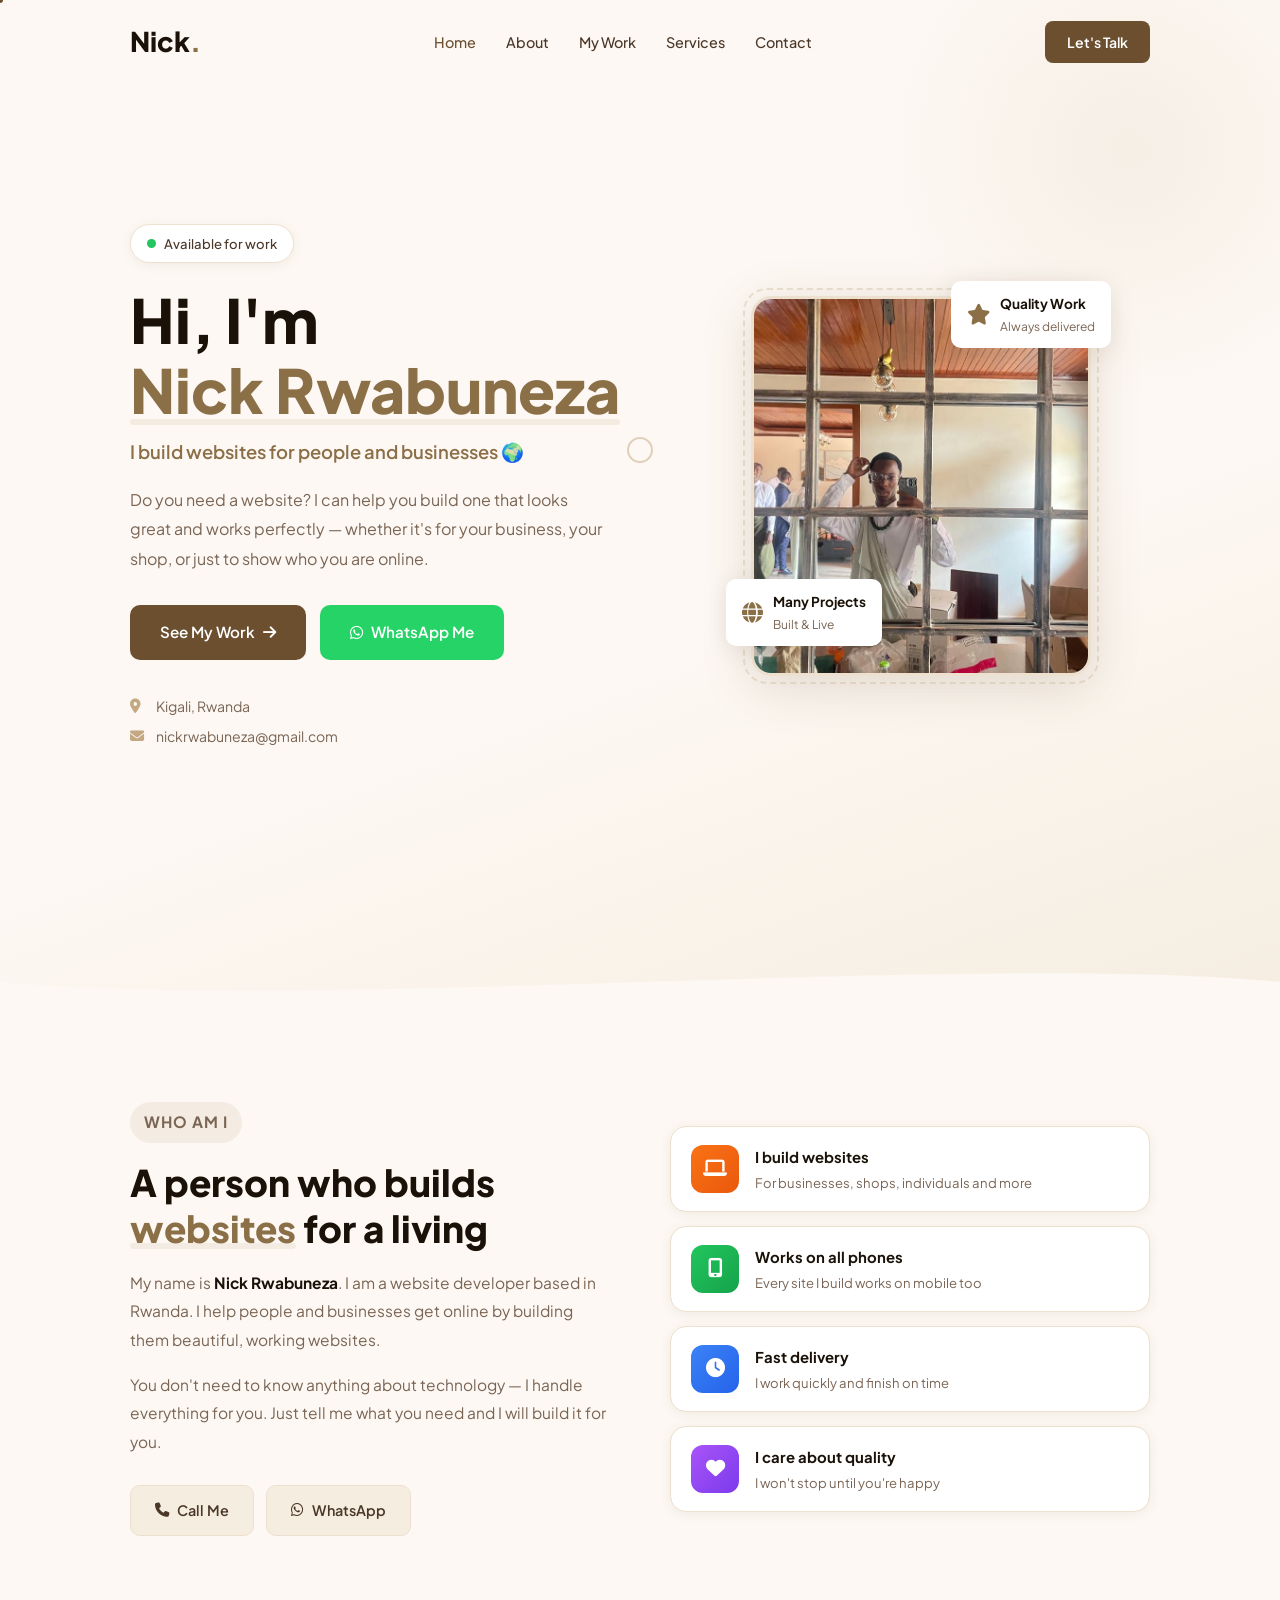
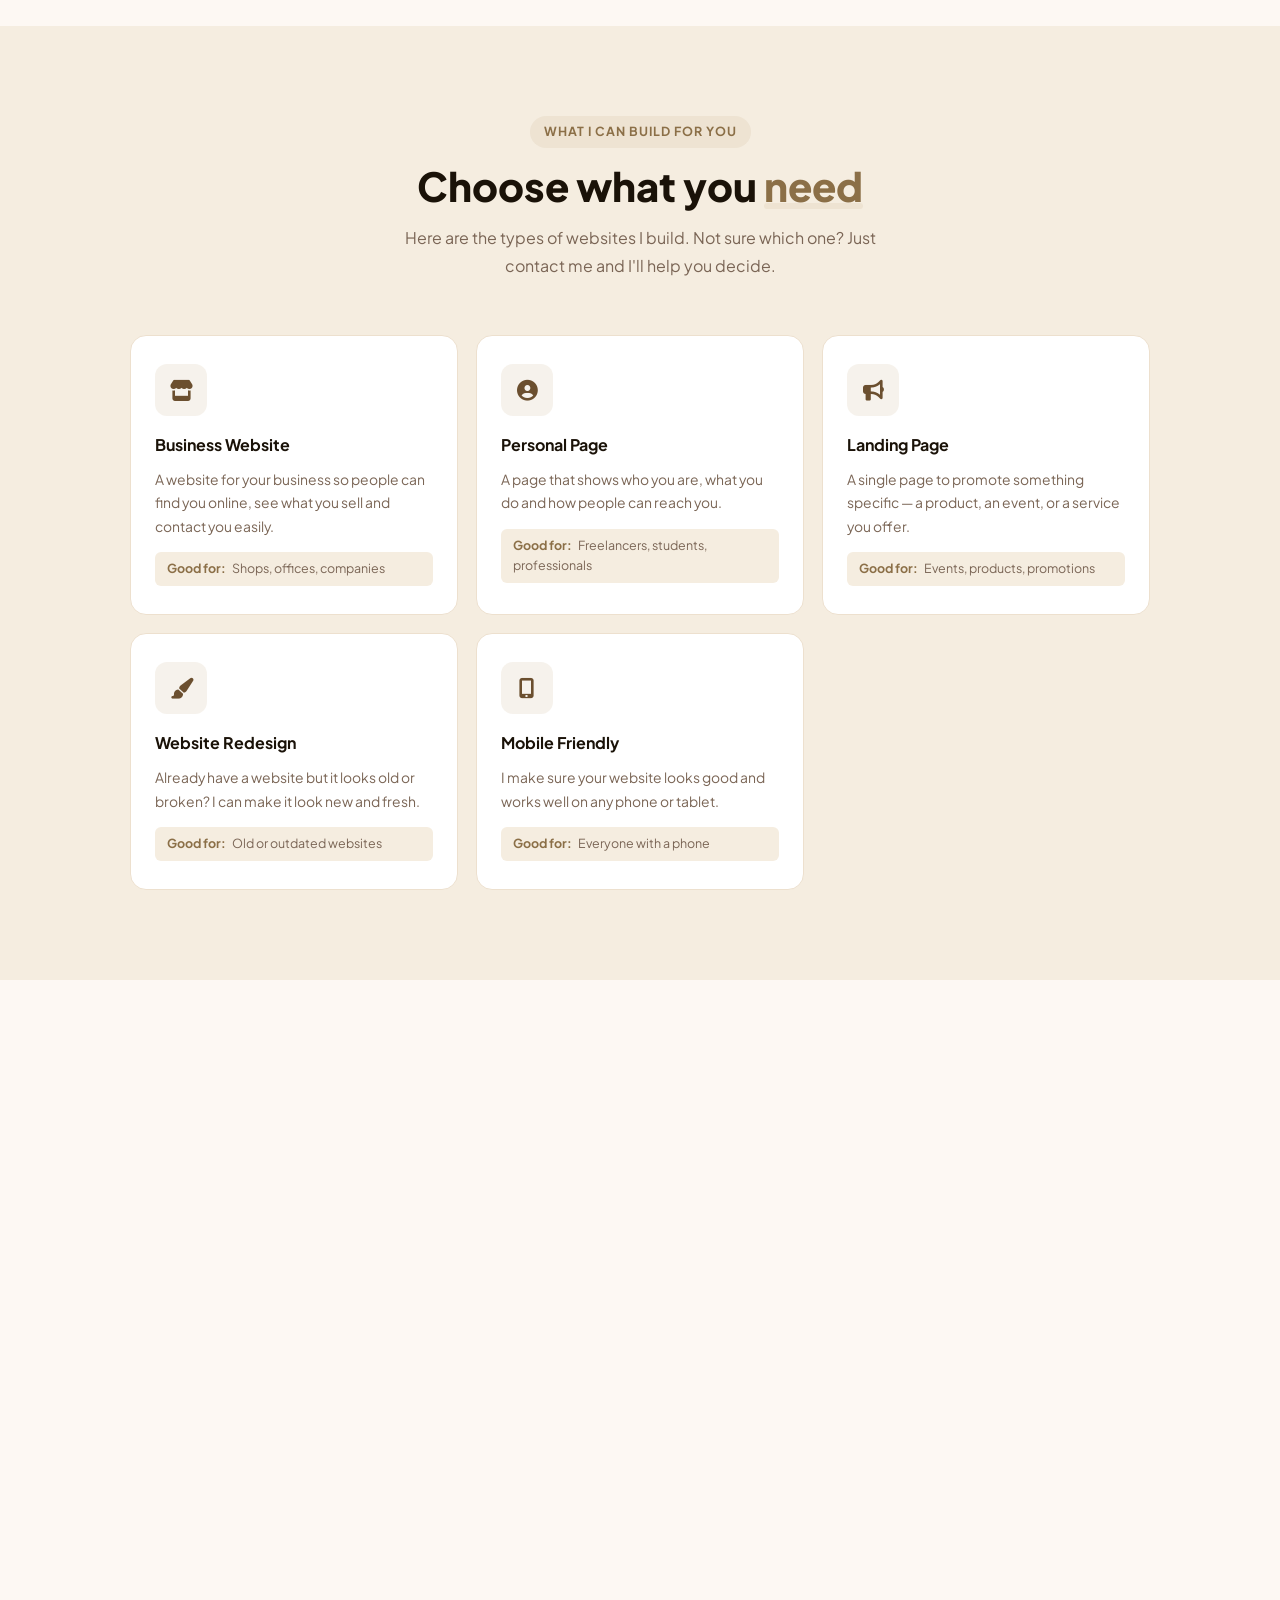
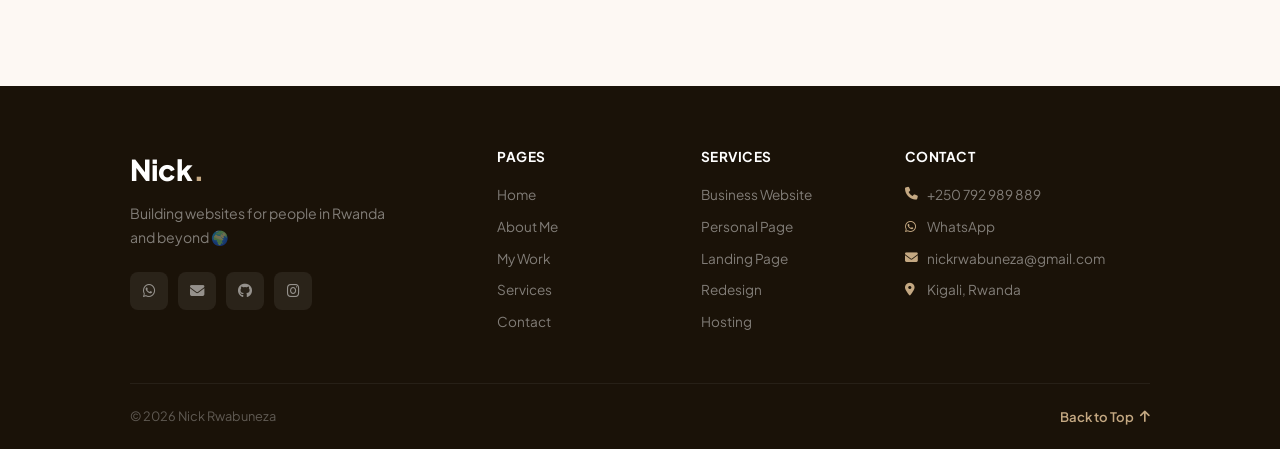
<file: index.html>
<!DOCTYPE html>
<html lang="en">
<head>
    <!-- ======= SEO & GOOGLE ======= -->
<meta name="description" content="Nick Rwabuneza is a Software Developer based in Kigali, Rwanda. I build websites and web apps for businesses, personal pages, and more." />
<meta name="keywords" content="Nick Rwabuneza, Software Developer, Web Developer, Kigali, Rwanda, Website Design, Koracraft" />
<meta name="author" content="Nick Rwabuneza" />
<meta name="robots" content="index, follow" />
<link rel="canonical" href="https://rwabuneza.vercel.app" />

<!-- ======= OPEN GRAPH (WhatsApp, Facebook preview) ======= -->
<meta property="og:title" content="Nick Rwabuneza — Software Developer" />
<meta property="og:description" content="I build clean, fast websites for businesses and individuals. Based in Kigali, Rwanda." />
<meta property="og:image" content="https://rwabuneza.vercel.app/nick.jpg" />
<meta property="og:url" content="https://rwabuneza.vercel.app" />
<meta property="og:type" content="website" />

<!-- ======= TWITTER/X PREVIEW ======= -->
<meta name="twitter:card" content="summary_large_image" />
<meta name="twitter:title" content="Nick Rwabuneza — Software Developer" />
<meta name="twitter:description" content="I build clean, fast websites for businesses and individuals. Based in Kigali, Rwanda." />
<meta name="twitter:image" content="https://rwabuneza.vercel.app/nick.jpg" />

<!-- ======= GOOGLE STRUCTURED DATA ======= -->
<script type="application/ld+json">
{
  "@context": "https://schema.org",
  "@type": "Person",
  "name": "Nick Rwabuneza",
  "jobTitle": "Software Developer",
  "url": "https://rwabuneza.vercel.app",
  "email": "nickrwabuneza@gmail.com",
  "telephone": "+250792989889",
  "address": {
    "@type": "PostalAddress",
    "addressLocality": "Kigali",
    "addressCountry": "Rwanda"
  },
  "sameAs": [
    "https://github.com/rwabunick15",
    "https://instagram.com/rwabunick"
  ]
}
</script>
    <meta charset="UTF-8">
    <meta name="viewport" content="width=device-width, initial-scale=1.0">
    <title>Nick Rwabuneza | Website Developer</title>
    <link rel="stylesheet" href="https://cdnjs.cloudflare.com/ajax/libs/font-awesome/6.4.0/css/all.min.css">
    <link href="https://fonts.googleapis.com/css2?family=Plus+Jakarta+Sans:wght@300;400;500;600;700;800&display=swap" rel="stylesheet">
    <link rel="stylesheet" href="style.css">
    <!-- FAVICON - Title Icon -->
<link rel="icon" href="data:image/svg+xml,<svg xmlns='http://www.w3.org/2000/svg' viewBox='0 0 100 100'><circle cx='50' cy='50' r='50' fill='%236B4F2F'/><text x='50' y='68' font-size='55' font-family='Arial' font-weight='bold' fill='white' text-anchor='middle'>N</text></svg>">

<!-- OR use emoji favicon -->
<!-- <link rel="icon" href="data:image/svg+xml,<svg xmlns='http://www.w3.org/2000/svg' viewBox='0 0 100 100'><text y='.9em' font-size='90'>💻</text></svg>"> -->

</head>
<body>
    <link rel="icon" href="data:image/svg+xml,<svg xmlns='http://www.w3.org/2000/svg' viewBox='0 0 100 100'><circle cx='50' cy='50' r='50' fill='%236B4F2F'/><text x='50' y='68' font-size='55' font-family='Arial' font-weight='bold' fill='white' text-anchor='middle'>N</text></svg>">

    <!-- ======= NAVBAR ======= -->
    <nav id="navbar">
        <div class="nav-wrap">
            <a href="#home" class="logo">Nick<span>.</span></a>
            <ul class="nav-links" id="navLinks">
                <li><a href="#home">Home</a></li>
                <li><a href="#about">About</a></li>
                <li><a href="#work">My Work</a></li>
                <li><a href="#services">Services</a></li>
                <li><a href="#contact">Contact</a></li>
            </ul>
            <a href="#contact" class="nav-cta">Let's Talk</a>
            <div class="hamburger" id="hamburger">
                <span></span>
                <span></span>
                <span></span>
            </div>
        </div>
    </nav>

    <!-- ======= HERO ======= -->
    <section id="home" class="hero">
        <div class="container">
            <div class="hero-grid">

                <!-- LEFT -->
                <div class="hero-left">
                    <div class="badge">
                        <span class="green-dot"></span>
                        Available for work
                    </div>

                    <h1>
                        Hi, I'm <br>
                        <span class="highlight">Nick Rwabuneza</span>
                    </h1>

                    <p class="hero-tagline">
                        I build websites for people and businesses 🌍
                    </p>

                    <p class="hero-desc">
                        Do you need a website? I can help you build one 
                        that looks great and works perfectly — 
                        whether it's for your business, your shop, 
                        or just to show who you are online.
                    </p>

                    <div class="hero-actions">
                        <a href="#work" class="btn-main">
                            See My Work
                            <i class="fas fa-arrow-right"></i>
                        </a>
                        <a href="https://wa.me/250792989889" 
                           class="btn-whatsapp" 
                           target="_blank">
                            <i class="fab fa-whatsapp"></i>
                            WhatsApp Me
                        </a>
                    </div>

                    <!-- QUICK INFO -->
                    <div class="quick-info">
                        <div class="qi-item">
                            <i class="fas fa-map-marker-alt"></i>
                            <span>Kigali, Rwanda</span>
                        </div>
                        <div class="qi-item">
                            <i class="fas fa-envelope"></i>
                            <span>nickrwabuneza@gmail.com</span>
                        </div>
                    </div>
                </div>

                <!-- RIGHT -->
                <div class="hero-right">
                    <div class="photo-wrap">
                        <!-- REPLACE src WITH YOUR PHOTO -->
                        <img 
                            src="nick.jpg" 
                            alt="Nick Rwabuneza"
                            class="photo"
                        >

                        <!-- FLOATING CARDS -->
                        <div class="float-card card-top">
                            <i class="fas fa-star"></i>
                            <div>
                                <strong>Quality Work</strong>
                                <small>Always delivered</small>
                            </div>
                        </div>

                        <div class="float-card card-bottom">
                            <i class="fas fa-globe"></i>
                            <div>
                                <strong>Many Projects</strong>
                                <small>Built & Live</small>
                            </div>
                        </div>
                    </div>
                </div>

            </div>
        </div>

        <!-- WAVE -->
        <div class="wave">
            <svg viewBox="0 0 1440 80" preserveAspectRatio="none">
                <path d="M0,40 C360,80 1080,0 1440,40 L1440,80 L0,80 Z" fill="#FDF8F3"/>
            </svg>
        </div>
    </section>

    <!-- ======= ABOUT ======= -->
    <section id="about" class="about">
        <div class="container">

            <div class="about-grid">

                <!-- LEFT: BIG STATEMENT -->
                <div class="about-left reveal">
                    <p class="section-tag">Who Am I</p>
                    <h2>
                        A person who builds 
                        <span class="highlight">websites</span> 
                        for a living
                    </h2>
                    <p>
                        My name is <strong>Nick Rwabuneza</strong>. 
                        I am a website developer based in Rwanda. 
                        I help people and businesses get online by 
                        building them beautiful, working websites.
                    </p>
                    <p>
                        You don't need to know anything about 
                        technology — I handle everything for you. 
                        Just tell me what you need and I will 
                        build it for you.
                    </p>

                    <div class="about-contact-row">
                        <a href="tel:+250792989889" class="about-contact-btn">
                            <i class="fas fa-phone"></i>
                            Call Me
                        </a>
                        <a href="https://wa.me/250792989889" 
                           class="about-contact-btn whatsapp"
                           target="_blank">
                            <i class="fab fa-whatsapp"></i>
                            WhatsApp
                        </a>
                    </div>
                </div>

                <!-- RIGHT: SIMPLE CARDS -->
                <div class="about-right reveal">
                    <div class="simple-cards">

                        <div class="simple-card">
                            <div class="sc-icon orange">
                                <i class="fas fa-laptop"></i>
                            </div>
                            <div class="sc-text">
                                <h4>I build websites</h4>
                                <p>For businesses, shops, 
                                   individuals and more</p>
                            </div>
                        </div>

                        <div class="simple-card">
                            <div class="sc-icon green">
                                <i class="fas fa-mobile-alt"></i>
                            </div>
                            <div class="sc-text">
                                <h4>Works on all phones</h4>
                                <p>Every site I build works 
                                   on mobile too</p>
                            </div>
                        </div>

                        <div class="simple-card">
                            <div class="sc-icon blue">
                                <i class="fas fa-clock"></i>
                            </div>
                            <div class="sc-text">
                                <h4>Fast delivery</h4>
                                <p>I work quickly and 
                                   finish on time</p>
                            </div>
                        </div>

                        <div class="simple-card">
                            <div class="sc-icon purple">
                                <i class="fas fa-heart"></i>
                            </div>
                            <div class="sc-text">
                                <h4>I care about quality</h4>
                                <p>I won't stop until 
                                   you're happy</p>
                            </div>
                        </div>

                    </div>
                </div>

            </div>
        </div>
    </section>

    <!-- ======= WHAT I CAN BUILD ======= -->
    <section id="services" class="services">
        <div class="container">

            <div class="section-head reveal">
                <p class="section-tag">What I Can Build For You</p>
                <h2>Choose what you <span class="highlight">need</span></h2>
                <p class="section-sub">
                    Here are the types of websites I build. 
                    Not sure which one? Just contact me and I'll help you decide.
                </p>
            </div>

            <div class="services-grid">

                <div class="service-card reveal">
                    <div class="serv-icon">
                        <i class="fas fa-store"></i>
                    </div>
                    <h3>Business Website</h3>
                    <p>
                        A website for your business so people 
                        can find you online, see what you sell 
                        and contact you easily.
                    </p>
                    <div class="serv-good-for">
                        <span>Good for:</span>
                        Shops, offices, companies
                    </div>
                </div>

                <div class="service-card reveal">
                    <div class="serv-icon">
                        <i class="fas fa-user-circle"></i>
                    </div>
                    <h3>Personal Page</h3>
                    <p>
                        A page that shows who you are, 
                        what you do and how people 
                        can reach you.
                    </p>
                    <div class="serv-good-for">
                        <span>Good for:</span>
                        Freelancers, students, professionals
                    </div>
                </div>

                <div class="service-card reveal">
                    <div class="serv-icon">
                        <i class="fas fa-bullhorn"></i>
                    </div>
                    <h3>Landing Page</h3>
                    <p>
                        A single page to promote something 
                        specific — a product, an event, 
                        or a service you offer.
                    </p>
                    <div class="serv-good-for">
                        <span>Good for:</span>
                        Events, products, promotions
                    </div>
                </div>

                <div class="service-card reveal">
                    <div class="serv-icon">
                        <i class="fas fa-paint-brush"></i>
                    </div>
                    <h3>Website Redesign</h3>
                    <p>
                        Already have a website but it 
                        looks old or broken? I can 
                        make it look new and fresh.
                    </p>
                    <div class="serv-good-for">
                        <span>Good for:</span>
                        Old or outdated websites
                    </div>
                </div>

                <div class="service-card reveal">
                    <div class="serv-icon">
                        <i class="fas fa-mobile-alt"></i>
                    </div>
                    <h3>Mobile Friendly</h3>
                    <p>
                        I make sure your website looks 
                        good and works well on any 
                        phone or tablet.
                    </p>
                    <div class="serv-good-for">
                        <span>Good for:</span>
                        Everyone with a phone
                    </div>
                </div>

                <div class="service-card reveal">
                    <div class="serv-icon">
                        <i class="fas fa-cloud-upload-alt"></i>
                    </div>
                    <h3>Website Hosting</h3>
                    <p>
                        I put your website on the internet 
                        so that anyone in the world 
                        can visit it anytime.
                    </p>
                    <div class="serv-good-for">
                        <span>Good for:</span>
                        Anyone who wants to go live
                    </div>
                </div>

            </div>

        </div>
    </section>

    <!-- ======= HOW IT WORKS ======= -->
    <section class="how-it-works">
        <div class="container">

            <div class="section-head reveal">
                <p class="section-tag">Simple Process</p>
                <h2>How to get your <span class="highlight">website</span></h2>
                <p class="section-sub">
                    Getting a website from me is very simple. 
                    Just follow these 3 easy steps.
                </p>
            </div>

            <div class="steps-grid">

                <div class="step reveal">
                    <div class="step-num">1</div>
                    <div class="step-icon">
                        <i class="fas fa-comment-dots"></i>
                    </div>
                    <h3>Contact Me</h3>
                    <p>
                        Send me a WhatsApp message or 
                        email. Tell me what kind of 
                        website you need.
                    </p>
                    <a href="https://wa.me/250792989889" 
                       class="step-btn" 
                       target="_blank">
                        Start Here →
                    </a>
                </div>

                <div class="step-arrow reveal">
                    <i class="fas fa-arrow-right"></i>
                </div>

                <div class="step reveal">
                    <div class="step-num">2</div>
                    <div class="step-icon">
                        <i class="fas fa-pencil-ruler"></i>
                    </div>
                    <h3>I Build It</h3>
                    <p>
                        I design and build your website. 
                        I will show you how it looks 
                        before it goes live.
                    </p>
                </div>

                <div class="step-arrow reveal">
                    <i class="fas fa-arrow-right"></i>
                </div>

                <div class="step reveal">
                    <div class="step-num">3</div>
                    <div class="step-icon">
                        <i class="fas fa-rocket"></i>
                    </div>
                    <h3>Your Site Goes Live</h3>
                    <p>
                        Your website is ready! Anyone 
                        can now visit it from anywhere 
                        in the world.
                    </p>
                </div>

            </div>

        </div>
    </section>

    <!-- ======= MY WORK ======= -->
    <section id="work" class="work">
        <div class="container">

            <div class="section-head reveal">
                <p class="section-tag">Things I Have Built</p>
                <h2>My <span class="highlight">Work</span></h2>
                <p class="section-sub">
                    Here are some of the websites I have built. 
                    Click on any to visit it.
                </p>
            </div>

            <!--
            =====================================================
            TO ADD A NEW PROJECT:
            Copy one .project-card div and paste it here.
            Change: image, title, description, link, tags
            =====================================================
            -->
            <div class="work-grid">

                <!-- PROJECT 1 -->
                <div class="project-card reveal">
                    <div class="project-img">
                        <img 
                            src="koracraft.png" 
                            alt="Koracraft"
                        >
                        <div class="project-overlay">
                            <a href="https://koracraft.vercel.app" 
                               target="_blank"
                               class="visit-btn">
                                Visit Website
                                <i class="fas fa-external-link-alt"></i>
                            </a>
                        </div>
                    </div>
                    <div class="project-info">
                        <h3>Koracraft</h3>
                        <p>A web project I built and 
                           published online</p>
                        <div class="project-tags">
                            <span>Website</span>
                            <span>Live</span>
                        </div>
                    </div>
                </div>

                <!-- ADD MORE PROJECTS BELOW THIS LINE -->

            </div>

        </div>
    </section>

    <!-- ======= CONTACT ======= -->
    <section id="contact" class="contact">
        <div class="container">

            <div class="section-head reveal">
                <p class="section-tag">Talk To Me</p>
                <h2>Let's get your <span class="highlight">website</span> started</h2>
                <p class="section-sub">
                    Choose how you want to reach me. 
                    I reply fast!
                </p>
            </div>

            <div class="contact-grid">

                <!-- CONTACT OPTIONS -->
                <div class="contact-options reveal">

                    <a href="https://wa.me/250792989889" 
                       class="contact-option whatsapp-opt"
                       target="_blank">
                        <div class="co-icon">
                            <i class="fab fa-whatsapp"></i>
                        </div>
                        <div class="co-text">
                            <strong>WhatsApp</strong>
                            <span>+250 792 989 889</span>
                            <small>Fastest way to reach me</small>
                        </div>
                        <i class="fas fa-arrow-right co-arrow"></i>
                    </a>

                    <a href="tel:+250792989889" 
                       class="contact-option phone-opt">
                        <div class="co-icon">
                            <i class="fas fa-phone"></i>
                        </div>
                        <div class="co-text">
                            <strong>Call Me</strong>
                            <span>+250 792 989 889</span>
                            <small>Available during the day</small>
                        </div>
                        <i class="fas fa-arrow-right co-arrow"></i>
                    </a>

                    <a href="mailto:nickrwabuneza@gmail.com" 
                       class="contact-option email-opt">
                        <div class="co-icon">
                            <i class="fas fa-envelope"></i>
                        </div>
                        <div class="co-text">
                            <strong>Email</strong>
                            <span>nickrwabuneza@gmail.com</span>
                            <small>I reply within 24 hours</small>
                        </div>
                        <i class="fas fa-arrow-right co-arrow"></i>
                    </a>

                    <a href="https://github.com/rwabunick15" 
                       class="contact-option github-opt"
                       target="_blank">
                        <div class="co-icon">
                            <i class="fab fa-github"></i>
                        </div>
                        <div class="co-text">
                            <strong>GitHub</strong>
                            <span>rwabunick15</span>
                            <small>See my code work</small>
                        </div>
                        <i class="fas fa-arrow-right co-arrow"></i>
                    </a>

                </div>

                <!-- FORM -->
                <div class="contact-form-wrap reveal">
                    <h3>Or send me a message here</h3>
                    <p>Fill in your details and I will get back to you</p>

                     <form id="contactForm">
    <input type="hidden" name="access_key" value="10af064c-42e8-4581-8ea5-2def01eb1768" />
    <input type="hidden" name="subject" value="New Portfolio Message from Nick's Website" />

    <div class="form-group">
        <label for="name">Your Name</label>
        <input type="text" id="name" name="name" placeholder="What is your name?" required />
    </div>

    <div class="form-group">
        <label for="email">Your Email</label>
        <input type="email" id="email" name="email" placeholder="Where can I reach you?" required />
    </div>

    <div class="form-group">
        <label for="message">Your Message</label>
        <textarea id="message" name="message" rows="5" placeholder="What would you like to say?" required></textarea>
    </div>

    <button type="submit" class="btn-submit" id="submitBtn">
        <span id="btnText">Send Message</span>
        <i class="fas fa-paper-plane"></i>
    </button>
</form>
                </div>

            </div>
        </div>
    </section>

    <!-- ======= FOOTER ======= -->
<footer>

    <!-- DESKTOP FOOTER -->
    <div class="footer-desktop">
        <div class="footer-wrap">

            <div class="footer-top">

                <div class="footer-brand">
                    <span class="footer-logo">Nick<span>.</span></span>
                    <p>Building websites for people 
                       in Rwanda and beyond 🌍</p>
                    <div class="footer-socials">
                        <a href="https://wa.me/250792989889" 
                           title="WhatsApp" target="_blank">
                            <i class="fab fa-whatsapp"></i>
                        </a>
                        <a href="mailto:nickrwabuneza@gmail.com" 
                           title="Email">
                            <i class="fas fa-envelope"></i>
                        </a>
                        <a href="https://github.com/rwabunick15" 
                           title="GitHub" target="_blank">
                            <i class="fab fa-github"></i>
                        </a>
                        <a href="https://instagram.com/rwabunick" target="_blank" rel="noopener noreferrer" aria-label="Instagram">
                           <i class="fab fa-instagram"></i>
                        </a>
                    </div>
                </div>

                <div class="footer-links-col">
                    <h4>Pages</h4>
                    <a href="#home">Home</a>
                    <a href="#about">About Me</a>
                    <a href="#work">My Work</a>
                    <a href="#services">Services</a>
                    <a href="#contact">Contact</a>
                </div>

                <div class="footer-links-col">
                    <h4>Services</h4>
                    <a href="#services">Business Website</a>
                    <a href="#services">Personal Page</a>
                    <a href="#services">Landing Page</a>
                    <a href="#services">Redesign</a>
                    <a href="#services">Hosting</a>
                </div>

                <div class="footer-links-col">
                    <h4>Contact</h4>
                    <a href="tel:+250792989889">
                        <i class="fas fa-phone"></i>
                        +250 792 989 889
                    </a>
                    <a href="https://wa.me/250792989889" target="_blank">
                        <i class="fab fa-whatsapp"></i>
                        WhatsApp
                    </a>
                    <a href="mailto:nickrwabuneza@gmail.com">
                        <i class="fas fa-envelope"></i>
                        nickrwabuneza@gmail.com
                    </a>
                    <a href="#">
                        <i class="fas fa-map-marker-alt"></i>
                        Kigali, Rwanda
                    </a>
                </div>

            </div>

            <div class="footer-bottom">
                <p>© 2026 Nick Rwabuneza</p>
                <a href="#home" class="back-top">
                    Back to Top 
                    <i class="fas fa-arrow-up"></i>
                </a>
            </div>

        </div>
    </div>

    <!-- MOBILE FOOTER -->
    <div class="footer-mobile">

        <div class="mobile-footer-logo">
            Nick<span>.</span>
        </div>

        <p class="mobile-footer-desc">
            Building websites for people 
            in Rwanda and beyond 🌍
        </p>

        <div class="mobile-footer-divider"></div>

        <div class="mobile-footer-contact">
            <a href="https://wa.me/250792989889"
               class="mf-btn whatsapp"
               target="_blank">
                <i class="fab fa-whatsapp"></i>
                WhatsApp
            </a>
            <a href="tel:+250792989889"
               class="mf-btn call">
                <i class="fas fa-phone"></i>
                Call
            </a>
            <a href="mailto:nickrwabuneza@gmail.com"
               class="mf-btn email">
                <i class="fas fa-envelope"></i>
                Email
            </a>
        </div>

        <div class="mobile-footer-links">
            <a href="#home">Home</a>
            <a href="#about">About</a>
            <a href="#work">Work</a>
            <a href="#services">Services</a>
            <a href="#contact">Contact</a>
        </div>

        <div class="mobile-footer-socials">
            <a href="https://wa.me/250792989889" target="_blank">
                <i class="fab fa-whatsapp"></i>
            </a>
            <a href="mailto:nickrwabuneza@gmail.com">
                <i class="fas fa-envelope"></i>
            </a>
            <a href="https://github.com/rwabunick15" target="_blank">
                <i class="fab fa-github"></i>
            </a>
            <a href="https://instagram.com/rwabunick" target="_blank" rel="noopener noreferrer" aria-label="Instagram">
              <i class="fab fa-instagram"></i>
            </a>
        </div>

        <p class="mobile-footer-copy">
            © 2026 Nick Rwabuneza — Rwanda 🇷🇼
        </p>

    </div>

</footer>

    <script src="script.js"></script>
</body>
</html>
</file>
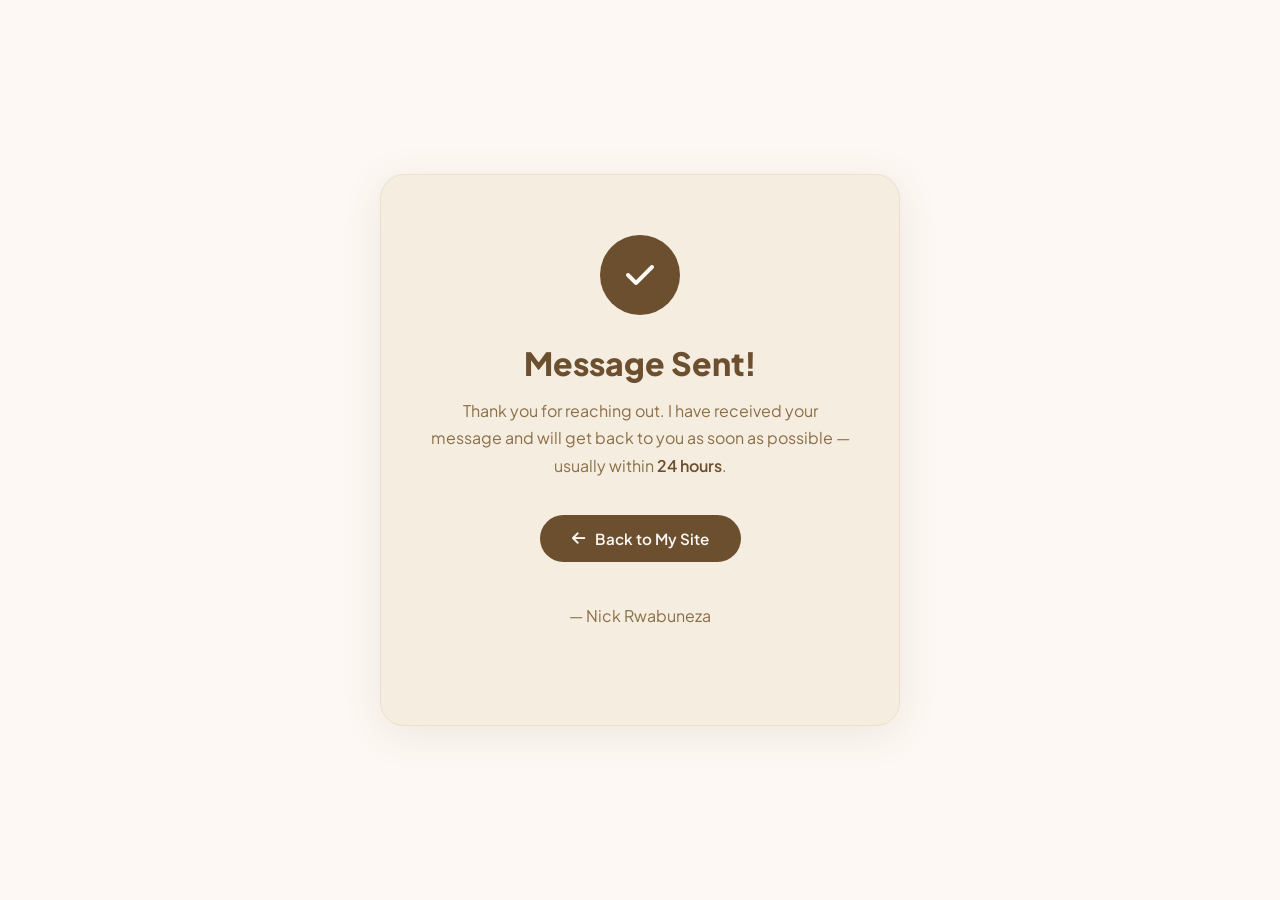
<file: thankyou.html>
<!DOCTYPE html>
<html lang="en">
<head>
  <meta charset="UTF-8" />
  <meta name="viewport" content="width=device-width, initial-scale=1.0" />
  <title>Thank You — Nick Rwabuneza</title>
  <link rel="icon" href="data:image/svg+xml,<svg xmlns='http://www.w3.org/2000/svg' viewBox='0 0 100 100'><circle cx='50' cy='50' r='50' fill='%236B4F2F'/><text x='50' y='68' font-size='55' font-family='Arial' font-weight='bold' fill='white' text-anchor='middle'>N</text></svg>" />
  <link href="https://fonts.googleapis.com/css2?family=Plus+Jakarta+Sans:wght@300;400;500;600;700;800&display=swap" rel="stylesheet" />
  <link rel="stylesheet" href="https://cdnjs.cloudflare.com/ajax/libs/font-awesome/6.4.0/css/all.min.css" />
  <style>
    *, *::before, *::after { margin: 0; padding: 0; box-sizing: border-box; }

    :root {
      --cream: #FDF8F3;
      --cream-2: #F5EDE0;
      --cream-3: #EDE0CE;
      --brown: #8B6F47;
      --brown-dark: #6B4F2F;
      --brown-light: #C4A882;
    }

    body {
      font-family: 'Plus Jakarta Sans', sans-serif;
      background-color: var(--cream);
      color: var(--brown-dark);
      min-height: 100vh;
      display: flex;
      flex-direction: column;
      align-items: center;
      justify-content: center;
      text-align: center;
      padding: 40px 20px;
    }

    .ty-card {
      background: var(--cream-2);
      border: 1.5px solid var(--cream-3);
      border-radius: 24px;
      padding: 60px 48px;
      max-width: 520px;
      width: 100%;
      box-shadow: 0 8px 40px rgba(107, 79, 47, 0.10);
    }

    .ty-icon {
      width: 80px;
      height: 80px;
      background: var(--brown-dark);
      border-radius: 50%;
      display: flex;
      align-items: center;
      justify-content: center;
      margin: 0 auto 28px;
    }

    .ty-icon i {
      font-size: 2rem;
      color: var(--cream);
    }

    .ty-card h1 {
      font-size: 2rem;
      font-weight: 800;
      color: var(--brown-dark);
      margin-bottom: 14px;
    }

    .ty-card p {
      font-size: 1rem;
      font-weight: 400;
      color: var(--brown);
      line-height: 1.7;
      margin-bottom: 36px;
    }

    .ty-card p span {
      font-weight: 600;
      color: var(--brown-dark);
    }

    .ty-btn {
      display: inline-flex;
      align-items: center;
      gap: 10px;
      background: var(--brown-dark);
      color: var(--cream);
      text-decoration: none;
      padding: 14px 32px;
      border-radius: 50px;
      font-size: 0.95rem;
      font-weight: 600;
      font-family: 'Plus Jakarta Sans', sans-serif;
      transition: background 0.2s, transform 0.2s;
    }

    .ty-btn:hover {
      background: var(--brown);
      transform: translateY(-2px);
    }

    .ty-name {
      margin-top: 40px;
      font-size: 0.85rem;
      color: var(--brown-light);
      font-weight: 500;
    }

    @media (max-width: 520px) {
      .ty-card {
        padding: 40px 24px;
      }
      .ty-card h1 {
        font-size: 1.6rem;
      }
    }
  </style>
</head>
<body>

  <div class="ty-card">
    <div class="ty-icon">
      <i class="fas fa-check"></i>
    </div>

    <h1>Message Sent!</h1>

    <p>
      Thank you for reaching out. I have received your message and will
      get back to you as soon as possible — usually within
      <span>24 hours</span>.
    </p>

    <a href="index.html" class="ty-btn">
      <i class="fas fa-arrow-left"></i>
      Back to My Site
    </a>

    <p class="ty-name">— Nick Rwabuneza</p>
  </div>

</body>
</html>
</file>
<file: style.css>
/* ======= RESET & VARIABLES ======= */
* {
    margin: 0;
    padding: 0;
    box-sizing: border-box;
}

:root {
    --cream: #FDF8F3;
    --cream-2: #F5EDE0;
    --cream-3: #EDE0CE;
    --brown: #8B6F47;
    --brown-dark: #6B4F2F;
    --brown-light: #C4A882;
    --brown-pale: rgba(196, 168, 130, 0.15);
    --text: #1A1208;
    --text-2: #4A3728;
    --text-3: #7A6555;
    --white: #FFFFFF;
    --green: #22C55E;
    --orange: #F97316;
    --blue: #3B82F6;
    --purple: #A855F7;
    --shadow-sm: 0 2px 12px rgba(107, 79, 47, 0.08);
    --shadow: 0 4px 25px rgba(107, 79, 47, 0.12);
    --shadow-lg: 0 10px 50px rgba(107, 79, 47, 0.18);
    --radius: 16px;
    --radius-sm: 10px;
}

html { scroll-behavior: smooth; }

body {
    font-family: 'Plus Jakarta Sans', sans-serif;
    background: var(--cream);
    color: var(--text);
    overflow-x: hidden;
    line-height: 1.6;
}

/* ======= SCROLLBAR ======= */
::-webkit-scrollbar { width: 5px; }
::-webkit-scrollbar-track { background: var(--cream-2); }
::-webkit-scrollbar-thumb {
    background: var(--brown-light);
    border-radius: 3px;
}

/* ======= SHARED ======= */
.container {
    max-width: 1100px;
    margin: 0 auto;
    padding: 0 40px;
}

section { padding: 90px 0; }

.section-tag {
    display: inline-block;
    background: var(--brown-pale);
    color: var(--brown);
    font-size: 0.78rem;
    font-weight: 700;
    padding: 6px 14px;
    border-radius: 50px;
    letter-spacing: 1px;
    text-transform: uppercase;
    margin-bottom: 14px;
}

.section-head {
    text-align: center;
    margin-bottom: 55px;
}

.section-head h2 {
    font-size: clamp(1.8rem, 3.5vw, 2.5rem);
    font-weight: 800;
    color: var(--text);
    margin-bottom: 14px;
    line-height: 1.2;
}

.section-sub {
    font-size: 1rem;
    color: var(--text-3);
    max-width: 520px;
    margin: 0 auto;
    line-height: 1.75;
}

.highlight {
    color: var(--brown);
    position: relative;
}

.highlight::after {
    content: '';
    position: absolute;
    bottom: 2px;
    left: 0;
    width: 100%;
    height: 6px;
    background: var(--brown-pale);
    border-radius: 3px;
    z-index: -1;
}

/* Buttons */
.btn-main {
    display: inline-flex;
    align-items: center;
    gap: 8px;
    padding: 15px 30px;
    background: var(--brown-dark);
    color: var(--white);
    border: none;
    border-radius: var(--radius-sm);
    font-family: 'Plus Jakarta Sans', sans-serif;
    font-size: 0.95rem;
    font-weight: 600;
    text-decoration: none;
    cursor: pointer;
    transition: all 0.3s ease;
}

.btn-main:hover {
    background: var(--brown);
    transform: translateY(-2px);
    box-shadow: var(--shadow-lg);
}

.btn-main.full {
    width: 100%;
    justify-content: center;
}

.btn-whatsapp {
    display: inline-flex;
    align-items: center;
    gap: 8px;
    padding: 15px 30px;
    background: #25D366;
    color: var(--white);
    border-radius: var(--radius-sm);
    font-size: 0.95rem;
    font-weight: 600;
    text-decoration: none;
    cursor: pointer;
    transition: all 0.3s ease;
}

.btn-whatsapp:hover {
    background: #1ebe5d;
    transform: translateY(-2px);
    box-shadow: 0 10px 30px rgba(37, 211, 102, 0.3);
}

/* Reveal Animation */
.reveal {
    opacity: 0;
    transform: translateY(25px);
    transition: all 0.7s cubic-bezier(0.16, 1, 0.3, 1);
}

.reveal.visible {
    opacity: 1;
    transform: translateY(0);
}

/* ======= NAVBAR ======= */
nav {
    position: fixed;
    top: 0;
    width: 100%;
    z-index: 999;
    padding: 20px 0;
    transition: all 0.3s ease;
}

/* FIX 1 — removed backdrop-filter so mobile menu is not trapped */
nav.scrolled {
    background: var(--cream);
    padding: 14px 0;
    box-shadow: var(--shadow-sm);
}

.nav-wrap {
    max-width: 1100px;
    margin: 0 auto;
    padding: 0 40px;
    display: flex;
    align-items: center;
    justify-content: space-between;
    gap: 20px;
}

.logo {
    font-size: 1.7rem;
    font-weight: 800;
    color: var(--text);
    text-decoration: none;
    position: relative;
    z-index: 1101;
}

.logo span { color: var(--brown); }

.nav-links {
    display: flex;
    gap: 30px;
    list-style: none;
}

.nav-links a {
    text-decoration: none;
    color: var(--text-2);
    font-size: 0.9rem;
    font-weight: 500;
    transition: color 0.3s ease;
}

.nav-links a:hover { color: var(--brown-dark); }

.nav-cta {
    padding: 10px 22px;
    background: var(--brown-dark);
    color: var(--white);
    border-radius: 8px;
    font-size: 0.88rem;
    font-weight: 600;
    text-decoration: none;
    transition: all 0.3s ease;
    white-space: nowrap;
}

.nav-cta:hover {
    background: var(--brown);
    transform: translateY(-1px);
}

/* ======= HAMBURGER ======= */
.hamburger {
    display: none;
    flex-direction: column;
    gap: 5px;
    cursor: pointer;
    z-index: 1100;
    position: relative;
    background: none;
    border: none;
    padding: 4px;
}

.hamburger span {
    width: 25px;
    height: 2.5px;
    background: var(--brown-dark);
    border-radius: 2px;
    transition: all 0.3s ease;
    display: block;
}

.hamburger.active span:nth-child(1) {
    transform: rotate(45deg) translate(5px, 4px);
}

.hamburger.active span:nth-child(2) {
    opacity: 0;
}

.hamburger.active span:nth-child(3) {
    transform: rotate(-45deg) translate(5px, -4px);
}

/* ======= HERO ======= */
.hero {
    padding-top: 120px;
    padding-bottom: 0;
    background: linear-gradient(160deg, var(--cream) 60%, var(--cream-2) 100%);
    position: relative;
    overflow: hidden;
}

.hero::before {
    content: '';
    position: absolute;
    top: -100px;
    right: -100px;
    width: 500px;
    height: 500px;
    background: radial-gradient(circle, rgba(196, 168, 130, 0.12) 0%, transparent 70%);
    border-radius: 50%;
    pointer-events: none;
}

.hero-grid {
    display: grid;
    grid-template-columns: 1.1fr 1fr;
    gap: 60px;
    align-items: center;
    min-height: 88vh;
    padding-bottom: 60px;
}

/* Badge */
.badge {
    display: inline-flex;
    align-items: center;
    gap: 8px;
    background: var(--white);
    border: 1px solid var(--cream-3);
    padding: 8px 16px;
    border-radius: 50px;
    font-size: 0.82rem;
    color: var(--text-2);
    font-weight: 500;
    margin-bottom: 22px;
    box-shadow: var(--shadow-sm);
    animation: fadeDown 0.7s ease both;
}

.green-dot {
    width: 9px;
    height: 9px;
    background: var(--green);
    border-radius: 50%;
    animation: pulse 2s infinite;
}

@keyframes pulse {
    0%, 100% {
        opacity: 1;
        box-shadow: 0 0 0 0 rgba(34, 197, 94, 0.4);
    }
    50% {
        opacity: 0.9;
        box-shadow: 0 0 0 5px rgba(34, 197, 94, 0);
    }
}

.hero-left h1 {
    font-size: clamp(2.5rem, 5vw, 3.8rem);
    font-weight: 800;
    line-height: 1.15;
    color: var(--text);
    margin-bottom: 12px;
    animation: fadeUp 0.7s ease 0.15s both;
}

.hero-tagline {
    font-size: 1.15rem;
    color: var(--brown);
    font-weight: 600;
    margin-bottom: 18px;
    animation: fadeUp 0.7s ease 0.25s both;
}

.hero-desc {
    font-size: 1rem;
    color: var(--text-3);
    line-height: 1.85;
    margin-bottom: 32px;
    max-width: 480px;
    animation: fadeUp 0.7s ease 0.35s both;
}

.hero-actions {
    display: flex;
    gap: 14px;
    flex-wrap: wrap;
    margin-bottom: 35px;
    animation: fadeUp 0.7s ease 0.45s both;
}

.quick-info {
    display: flex;
    flex-direction: column;
    gap: 8px;
    animation: fadeUp 0.7s ease 0.55s both;
}

.qi-item {
    display: flex;
    align-items: center;
    gap: 10px;
    font-size: 0.88rem;
    color: var(--text-3);
}

.qi-item i {
    color: var(--brown-light);
    width: 16px;
}

/* Photo */
.hero-right {
    display: flex;
    justify-content: center;
    animation: fadeLeft 0.9s ease 0.3s both;
}

.photo-wrap {
    position: relative;
    width: 340px;
    height: 380px;
}

.photo-wrap::before {
    content: '';
    position: absolute;
    inset: -8px;
    border: 2px dashed var(--brown-light);
    border-radius: 24px;
    opacity: 0.3;
    animation: spin 25s linear infinite;
}

@keyframes spin {
    from { transform: rotate(0deg); }
    to { transform: rotate(360deg); }
}

.photo {
    width: 100%;
    height: 100%;
    object-fit: cover;
    border-radius: 20px;
    border: 3px solid var(--cream-3);
    box-shadow: var(--shadow-lg);
}

.float-card {
    position: absolute;
    background: var(--white);
    border-radius: var(--radius-sm);
    padding: 12px 16px;
    display: flex;
    align-items: center;
    gap: 10px;
    box-shadow: var(--shadow);
    font-size: 0.82rem;
    animation: float 4s ease-in-out infinite;
}

.float-card i {
    font-size: 1.3rem;
    color: var(--brown);
}

.float-card strong {
    display: block;
    color: var(--text);
    font-size: 0.85rem;
}

.float-card small {
    color: var(--text-3);
    font-size: 0.75rem;
}

.card-top {
    top: -15px;
    right: -20px;
    animation-delay: 0s;
}

.card-bottom {
    bottom: 30px;
    left: -25px;
    animation-delay: 2s;
}

@keyframes float {
    0%, 100% { transform: translateY(0px); }
    50% { transform: translateY(-8px); }
}

/* Wave */
.wave {
    width: 100%;
    overflow: hidden;
    line-height: 0;
    margin-top: 40px;
}

.wave svg {
    width: 100%;
    height: 60px;
}

/* ======= ABOUT ======= */
.about {
    background: #FDF8F3;
    padding: 90px 0;
}

.about-grid {
    display: grid;
    grid-template-columns: 1fr 1fr;
    gap: 60px;
    align-items: center;
}

.about-left h2 {
    font-size: clamp(1.7rem, 3vw, 2.3rem);
    font-weight: 800;
    color: var(--text);
    margin-bottom: 18px;
    line-height: 1.25;
}

.about-left p {
    font-size: 0.97rem;
    color: var(--text-3);
    line-height: 1.85;
    margin-bottom: 16px;
}

.about-left p strong { color: var(--text); }

.about-contact-row {
    display: flex;
    gap: 12px;
    margin-top: 28px;
    flex-wrap: wrap;
}

.about-contact-btn {
    display: inline-flex;
    align-items: center;
    gap: 8px;
    padding: 13px 24px;
    background: var(--cream-2);
    color: var(--text-2);
    border: 1.5px solid var(--cream-3);
    border-radius: var(--radius-sm);
    font-size: 0.9rem;
    font-weight: 600;
    text-decoration: none;
    transition: all 0.3s ease;
}

.about-contact-btn:hover {
    background: var(--brown-dark);
    color: var(--white);
    border-color: var(--brown-dark);
    transform: translateY(-2px);
}

.about-contact-btn.whatsapp:hover {
    background: #25D366;
    border-color: #25D366;
}

/* Simple Cards */
.simple-cards {
    display: flex;
    flex-direction: column;
    gap: 14px;
}

.simple-card {
    display: flex;
    align-items: center;
    gap: 16px;
    background: var(--white);
    border: 1px solid var(--cream-3);
    border-radius: var(--radius);
    padding: 18px 20px;
    box-shadow: var(--shadow-sm);
    transition: all 0.3s ease;
}

.simple-card:hover {
    transform: translateX(6px);
    box-shadow: var(--shadow);
    border-color: var(--brown-light);
}

.sc-icon {
    width: 48px;
    height: 48px;
    border-radius: 12px;
    display: flex;
    align-items: center;
    justify-content: center;
    font-size: 1.2rem;
    color: var(--white);
    flex-shrink: 0;
}

.sc-icon.orange { background: linear-gradient(135deg, #F97316, #EA580C); }
.sc-icon.green { background: linear-gradient(135deg, #22C55E, #16A34A); }
.sc-icon.blue { background: linear-gradient(135deg, #3B82F6, #2563EB); }
.sc-icon.purple { background: linear-gradient(135deg, #A855F7, #7C3AED); }

.sc-text h4 {
    font-size: 0.93rem;
    font-weight: 700;
    color: var(--text);
    margin-bottom: 3px;
}

.sc-text p {
    font-size: 0.82rem;
    color: var(--text-3);
    line-height: 1.5;
}

/* ======= SERVICES ======= */
.services { background: var(--cream-2); }

.services-grid {
    display: grid;
    grid-template-columns: repeat(3, 1fr);
    gap: 18px;
}

.service-card {
    background: var(--white);
    border: 1px solid var(--cream-3);
    border-radius: var(--radius);
    padding: 28px 24px;
    transition: all 0.3s ease;
    position: relative;
    overflow: hidden;
}

.service-card::after {
    content: '';
    position: absolute;
    bottom: 0;
    left: 0;
    width: 0;
    height: 3px;
    background: linear-gradient(to right, var(--brown-dark), var(--brown-light));
    transition: width 0.4s ease;
}

.service-card:hover::after { width: 100%; }

.service-card:hover {
    transform: translateY(-6px);
    box-shadow: var(--shadow);
    border-color: var(--brown-light);
}

.serv-icon {
    width: 52px;
    height: 52px;
    background: var(--brown-pale);
    border-radius: 12px;
    display: flex;
    align-items: center;
    justify-content: center;
    font-size: 1.3rem;
    color: var(--brown-dark);
    margin-bottom: 16px;
    transition: all 0.3s ease;
}

.service-card:hover .serv-icon {
    background: var(--brown-dark);
    color: var(--white);
}

.service-card h3 {
    font-size: 1rem;
    font-weight: 700;
    color: var(--text);
    margin-bottom: 10px;
}

.service-card p {
    font-size: 0.87rem;
    color: var(--text-3);
    line-height: 1.7;
    margin-bottom: 14px;
}

.serv-good-for {
    font-size: 0.78rem;
    color: var(--text-3);
    background: var(--cream-2);
    padding: 7px 12px;
    border-radius: 6px;
}

.serv-good-for span {
    font-weight: 700;
    color: var(--brown);
    margin-right: 4px;
}

/* ======= HOW IT WORKS ======= */
.how-it-works {
    background: var(--cream);
    padding: 90px 0;
}

.steps-grid {
    display: flex;
    align-items: center;
    gap: 20px;
}

.step {
    flex: 1;
    background: var(--white);
    border: 1px solid var(--cream-3);
    border-radius: var(--radius);
    padding: 32px 24px;
    text-align: center;
    box-shadow: var(--shadow-sm);
    transition: all 0.3s ease;
    position: relative;
}

.step:hover {
    transform: translateY(-6px);
    box-shadow: var(--shadow);
}

.step-num {
    position: absolute;
    top: -16px;
    left: 50%;
    transform: translateX(-50%);
    width: 32px;
    height: 32px;
    background: var(--brown-dark);
    color: var(--white);
    border-radius: 50%;
    display: flex;
    align-items: center;
    justify-content: center;
    font-size: 0.85rem;
    font-weight: 700;
}

.step-icon {
    width: 60px;
    height: 60px;
    background: var(--brown-pale);
    border-radius: 14px;
    display: flex;
    align-items: center;
    justify-content: center;
    font-size: 1.5rem;
    color: var(--brown);
    margin: 0 auto 16px;
}

.step h3 {
    font-size: 1.05rem;
    font-weight: 700;
    color: var(--text);
    margin-bottom: 10px;
}

.step p {
    font-size: 0.87rem;
    color: var(--text-3);
    line-height: 1.7;
    margin-bottom: 16px;
}

.step-btn {
    display: inline-flex;
    align-items: center;
    gap: 6px;
    color: var(--brown-dark);
    text-decoration: none;
    font-size: 0.85rem;
    font-weight: 700;
    transition: gap 0.3s ease;
}

.step-btn:hover { gap: 10px; }

.step-arrow {
    font-size: 1.5rem;
    color: var(--cream-3);
    flex-shrink: 0;
}

/* ======= WORK ======= */
.work { background: var(--cream-2); }

.work-grid {
    display: grid;
    grid-template-columns: repeat(auto-fill, minmax(300px, 1fr));
    gap: 22px;
}

.project-card {
    background: var(--white);
    border: 1px solid var(--cream-3);
    border-radius: var(--radius);
    overflow: hidden;
    box-shadow: var(--shadow-sm);
    transition: all 0.3s ease;
}

.project-card:hover {
    transform: translateY(-8px);
    box-shadow: var(--shadow-lg);
}

.project-img {
    position: relative;
    height: 200px;
    overflow: hidden;
}

.project-img img {
    width: 100%;
    height: 100%;
    object-fit: cover;
    transition: transform 0.4s ease;
}

.project-card:hover .project-img img {
    transform: scale(1.05);
}

.project-overlay {
    position: absolute;
    inset: 0;
    background: rgba(107, 79, 47, 0.85);
    display: flex;
    align-items: center;
    justify-content: center;
    opacity: 0;
    transition: opacity 0.3s ease;
}

.project-card:hover .project-overlay { opacity: 1; }

.visit-btn {
    display: inline-flex;
    align-items: center;
    gap: 8px;
    padding: 12px 24px;
    background: var(--white);
    color: var(--brown-dark);
    border-radius: 8px;
    text-decoration: none;
    font-size: 0.9rem;
    font-weight: 700;
    transform: translateY(10px);
    transition: transform 0.3s ease;
}

.project-card:hover .visit-btn { transform: translateY(0); }

.project-info { padding: 20px; }

.project-info h3 {
    font-size: 1.05rem;
    font-weight: 700;
    color: var(--text);
    margin-bottom: 6px;
}

.project-info p {
    font-size: 0.85rem;
    color: var(--text-3);
    line-height: 1.6;
    margin-bottom: 12px;
}

.project-tags {
    display: flex;
    gap: 7px;
    flex-wrap: wrap;
}

.project-tags span {
    padding: 4px 12px;
    background: var(--brown-pale);
    border-radius: 50px;
    font-size: 0.75rem;
    color: var(--brown);
    font-weight: 600;
}

/* ======= CONTACT ======= */
.contact { background: var(--cream); }

.contact-grid {
    display: grid;
    grid-template-columns: 1fr 1.3fr;
    gap: 50px;
    align-items: start;
}

.contact-options {
    display: flex;
    flex-direction: column;
    gap: 14px;
}

.contact-option {
    display: flex;
    align-items: center;
    gap: 15px;
    padding: 16px 18px;
    background: var(--white);
    border: 1.5px solid var(--cream-3);
    border-radius: var(--radius);
    text-decoration: none;
    transition: all 0.3s ease;
    box-shadow: var(--shadow-sm);
}

.contact-option:hover {
    transform: translateX(5px);
    box-shadow: var(--shadow);
}

.whatsapp-opt:hover { border-color: #25D366; }
.phone-opt:hover { border-color: var(--blue); }
.email-opt:hover { border-color: var(--brown); }
.github-opt:hover { border-color: #333; }

.co-icon {
    width: 50px;
    height: 50px;
    border-radius: 12px;
    display: flex;
    align-items: center;
    justify-content: center;
    font-size: 1.3rem;
    flex-shrink: 0;
    transition: all 0.3s ease;
}

.whatsapp-opt .co-icon {
    background: rgba(37, 211, 102, 0.1);
    color: #25D366;
}

.phone-opt .co-icon {
    background: rgba(59, 130, 246, 0.1);
    color: var(--blue);
}

.email-opt .co-icon {
    background: var(--brown-pale);
    color: var(--brown);
}

.github-opt .co-icon {
    background: rgba(51, 51, 51, 0.08);
    color: #333;
}

.contact-option:hover .co-icon {
    transform: scale(1.1);
}

.co-text { flex: 1; }

.co-text strong {
    display: block;
    font-size: 0.95rem;
    color: var(--text);
    margin-bottom: 2px;
}

.co-text span {
    display: block;
    font-size: 0.85rem;
    color: var(--text-2);
    margin-bottom: 2px;
}

.co-text small {
    font-size: 0.75rem;
    color: var(--text-3);
}

.co-arrow {
    color: var(--cream-3);
    font-size: 0.85rem;
    transition: all 0.3s ease;
}

.contact-option:hover .co-arrow {
    color: var(--brown);
    transform: translateX(3px);
}

/* Form */
.contact-form-wrap {
    background: var(--cream-2);
    border: 1px solid var(--cream-3);
    border-radius: var(--radius);
    padding: 30px;
}

.contact-form-wrap h3 {
    font-size: 1.15rem;
    font-weight: 700;
    color: var(--text);
    margin-bottom: 6px;
}

.contact-form-wrap > p {
    font-size: 0.88rem;
    color: var(--text-3);
    margin-bottom: 24px;
}

.form-group {
    margin-bottom: 16px;
}

.form-group label {
    display: block;
    font-size: 0.85rem;
    font-weight: 600;
    color: var(--text-2);
    margin-bottom: 7px;
}

.form-group input,
.form-group textarea,
.form-group select {
    width: 100%;
    padding: 12px 15px;
    background: var(--white);
    border: 1.5px solid var(--cream-3);
    border-radius: var(--radius-sm);
    font-family: 'Plus Jakarta Sans', sans-serif;
    font-size: 0.9rem;
    color: var(--text);
    outline: none;
    transition: border-color 0.3s ease, box-shadow 0.3s ease;
    appearance: none;
}

.form-group input:focus,
.form-group textarea:focus,
.form-group select:focus {
    border-color: var(--brown-light);
    box-shadow: 0 0 0 3px rgba(196, 168, 130, 0.15);
}

.form-group textarea {
    height: 110px;
    resize: vertical;
}

/* ======= FOOTER ======= */
footer {
    background: var(--text);
    color: var(--cream-3);
}

/* Desktop shows, mobile hides by default */
.footer-desktop { display: block; }
.footer-mobile  { display: none;  }

.footer-wrap {
    max-width: 1100px;
    margin: 0 auto;
    padding: 0 40px;
}

.footer-top {
    display: grid;
    grid-template-columns: 2fr 1fr 1fr 1.5fr;
    gap: 40px;
    padding: 60px 0 40px;
    border-bottom: 1px solid rgba(255,255,255,0.06);
}

.footer-brand p {
    font-size: 0.88rem;
    color: rgba(255,255,255,0.45);
    line-height: 1.7;
    margin-bottom: 22px;
    max-width: 260px;
}

.footer-logo {
    font-size: 1.8rem;
    font-weight: 800;
    color: var(--white);
    display: block;
    margin-bottom: 10px;
}

.footer-logo span { color: var(--brown-light); }

.footer-socials {
    display: flex;
    gap: 10px;
}

.footer-socials a {
    width: 38px;
    height: 38px;
    background: rgba(255,255,255,0.07);
    border-radius: 8px;
    display: flex;
    align-items: center;
    justify-content: center;
    color: rgba(255,255,255,0.5);
    text-decoration: none;
    font-size: 0.9rem;
    transition: all 0.3s ease;
}

.footer-socials a:hover {
    background: var(--brown);
    color: var(--white);
    transform: translateY(-2px);
}

.footer-links-col h4 {
    font-size: 0.85rem;
    font-weight: 700;
    color: var(--white);
    margin-bottom: 16px;
    text-transform: uppercase;
    letter-spacing: 0.5px;
}

.footer-links-col a {
    display: flex;
    align-items: center;
    gap: 8px;
    color: rgba(255,255,255,0.45);
    text-decoration: none;
    font-size: 0.85rem;
    margin-bottom: 10px;
    transition: color 0.3s ease;
}

.footer-links-col a i {
    width: 14px;
    color: var(--brown-light);
    font-size: 0.8rem;
}

.footer-links-col a:hover { color: var(--brown-light); }

.footer-bottom {
    display: flex;
    justify-content: space-between;
    align-items: center;
    padding: 22px 0;
}

.footer-bottom p {
    font-size: 0.8rem;
    color: rgba(255,255,255,0.3);
}

.back-top {
    display: inline-flex;
    align-items: center;
    gap: 6px;
    color: var(--brown-light);
    text-decoration: none;
    font-size: 0.82rem;
    font-weight: 600;
    transition: gap 0.3s ease;
}

.back-top:hover { gap: 10px; }

/* ======= ANIMATIONS ======= */
@keyframes fadeDown {
    from { opacity: 0; transform: translateY(-15px); }
    to { opacity: 1; transform: translateY(0); }
}

@keyframes fadeUp {
    from { opacity: 0; transform: translateY(20px); }
    to { opacity: 1; transform: translateY(0); }
}

@keyframes fadeLeft {
    from { opacity: 0; transform: translateX(20px); }
    to { opacity: 1; transform: translateX(0); }
}

/* ======= RESPONSIVE ======= */
@media (max-width: 900px) {
    .services-grid { grid-template-columns: repeat(2, 1fr); }
    .footer-top { grid-template-columns: 1fr 1fr; }
    .steps-grid { flex-direction: column; }
    .step-arrow { transform: rotate(90deg); }
}

@media (max-width: 768px) {
    .container { padding: 0 20px; }
    section { padding: 65px 0; }

    /* FIX 2 — solid background, full screen, proper z-index */
    .nav-links {
        display: none;
        position: fixed;
        top: 0;
        left: 0;
        right: 0;
        bottom: 0;
        width: 100%;
        height: 100vh;
        background: #FDF8F3;
        flex-direction: column;
        align-items: center;
        justify-content: center;
        gap: 32px;
        z-index: 1000;
        margin: 0;
        padding: 0;
        list-style: none;
    }

    .nav-links.open { display: flex; }

    .nav-links li { list-style: none; }

    .nav-links a {
        font-size: 1.4rem;
        font-weight: 700;
        color: var(--text);
        text-decoration: none;
        padding: 8px 0;
        border-bottom: 2px solid transparent;
        transition: all 0.3s ease;
    }

    .nav-links a:hover,
    .nav-links a:active {
        color: var(--brown-dark);
        border-bottom-color: var(--brown-light);
    }

    .hamburger { display: flex; }
    .nav-cta { display: none; }

    .hero-grid {
        grid-template-columns: 1fr;
        text-align: center;
        min-height: auto;
        gap: 40px;
        padding-bottom: 40px;
    }

    .hero-right { order: -1; }
    .photo-wrap { width: 240px; height: 270px; }
    .card-top { right: -10px; }
    .card-bottom { left: -10px; }
    .hero-actions { justify-content: center; }
    .quick-info { align-items: center; }
    .badge { margin: 0 auto 22px; }

    .about-grid { grid-template-columns: 1fr; gap: 35px; }
    .about-contact-row { justify-content: center; }

    .services-grid { grid-template-columns: 1fr 1fr; }

    .contact-grid { grid-template-columns: 1fr; gap: 30px; }

    .footer-top {
        grid-template-columns: 1fr;
        gap: 30px;
        padding: 40px 0 30px;
    }

    .footer-bottom {
        flex-direction: column;
        gap: 12px;
        text-align: center;
    }

    /* Switch — hide desktop, show mobile footer */
    .footer-desktop { display: none; }
    .footer-mobile  { display: flex;  }

    footer { padding: 0; }

    .footer-mobile {
        flex-direction: column;
        align-items: center;
        gap: 14px;
        padding: 28px 20px 18px;
        text-align: center;
    }

    .mobile-footer-logo {
        font-size: 1.6rem;
        font-weight: 800;
        color: var(--white);
        letter-spacing: -0.5px;
    }

    .mobile-footer-logo span { color: var(--brown-light); }

    .mobile-footer-desc {
        font-size: 0.78rem;
        color: rgba(255,255,255,0.3);
        line-height: 1.6;
        max-width: 220px;
    }

    .mobile-footer-divider {
        width: 35px;
        height: 1px;
        background: rgba(255,255,255,0.1);
        border-radius: 1px;
    }

    .mobile-footer-contact {
        display: flex;
        flex-direction: row;
        gap: 8px;
        width: 100%;
        max-width: 280px;
    }

    .mf-btn {
        flex: 1;
        display: flex;
        align-items: center;
        justify-content: center;
        gap: 5px;
        padding: 9px 8px;
        border-radius: 8px;
        font-size: 0.75rem;
        font-weight: 600;
        text-decoration: none;
        transition: all 0.3s ease;
        white-space: nowrap;
    }

    .mf-btn i { font-size: 0.85rem; }

    .mf-btn.whatsapp {
        background: #25D366;
        color: var(--white);
    }

    .mf-btn.whatsapp:hover { background: #1ebe5d; }

    .mf-btn.call {
        background: rgba(255,255,255,0.07);
        color: var(--white);
        border: 1px solid rgba(255,255,255,0.1);
    }

    .mf-btn.call:hover { background: rgba(255,255,255,0.12); }

    .mf-btn.email {
        background: rgba(196,168,130,0.1);
        color: var(--brown-light);
        border: 1px solid rgba(196,168,130,0.15);
    }

    .mf-btn.email:hover { background: rgba(196,168,130,0.2); }

    .mobile-footer-links {
        display: flex;
        justify-content: center;
        flex-wrap: wrap;
        gap: 5px 12px;
    }

    .mobile-footer-links a {
        color: rgba(255,255,255,0.28);
        text-decoration: none;
        font-size: 0.74rem;
        font-weight: 500;
        transition: color 0.3s ease;
    }

    .mobile-footer-links a:hover { color: var(--brown-light); }

    .mobile-footer-socials {
        display: flex;
        justify-content: center;
        gap: 7px;
    }

    .mobile-footer-socials a {
        width: 32px;
        height: 32px;
        background: rgba(255,255,255,0.05);
        border: 1px solid rgba(255,255,255,0.07);
        border-radius: 7px;
        display: flex;
        align-items: center;
        justify-content: center;
        color: rgba(255,255,255,0.3);
        text-decoration: none;
        font-size: 0.8rem;
        transition: all 0.3s ease;
    }

    .mobile-footer-socials a:hover {
        background: var(--brown);
        color: var(--white);
        border-color: var(--brown);
    }

    .mobile-footer-copy {
        font-size: 0.68rem;
        color: rgba(255,255,255,0.15);
    }
}

@media (max-width: 480px) {
    .services-grid { grid-template-columns: 1fr; }
    .hero-left h1 { font-size: 2.2rem; }
}

/* ======= CUSTOM CURSOR ======= */
.cursor-dot,
.cursor-ring {
    display: none;
}

@media (hover: hover) and (pointer: fine) {

    * { cursor: none !important; }

    .cursor-dot {
        display: block;
        width: 10px;
        height: 10px;
        background: var(--brown-dark);
        border-radius: 50%;
        position: fixed;
        top: 0;
        left: 0;
        pointer-events: none;
        z-index: 999999;
        transform: translate(-50%, -50%);
        will-change: transform;
    }

    .cursor-ring {
        display: block;
        width: 26px;
        height: 26px;
        border: 1.5px solid #C4A882;
        border-radius: 50%;
        position: fixed;
        top: 0;
        left: 0;
        pointer-events: none;
        z-index: 999998;
        transform: translate(-50%, -50%);
        opacity: 0.5;
        will-change: transform;
    }
}

/* ======= SUBMIT BUTTON ======= */
.btn-submit {
    display: inline-flex;
    align-items: center;
    justify-content: center;
    gap: 10px;
    width: 100%;
    padding: 14px 28px;
    margin-top: 8px;
    background: #6B4F2F;
    color: #FDF8F3;
    border: none;
    border-radius: 50px;
    font-family: 'Plus Jakarta Sans', sans-serif;
    font-size: 0.95rem;
    font-weight: 600;
    transition: background 0.2s, transform 0.2s;
}

.btn-submit:hover {
    background: #8B6F47;
    transform: translateY(-2px);
}

.btn-submit:disabled {
    background: #C4A882;
    transform: none;
}
</file>
